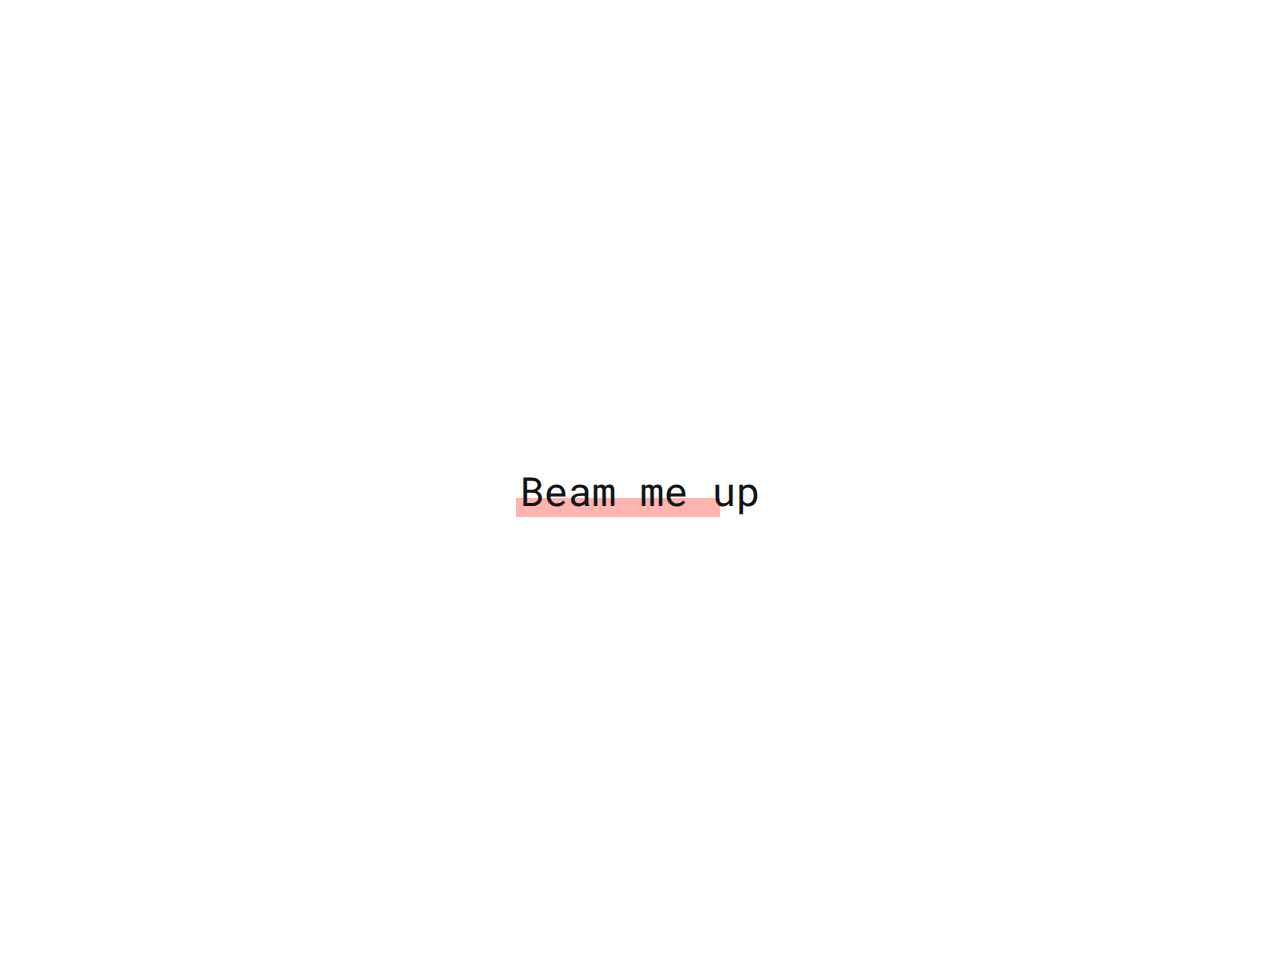
<file: animated-link/index.html>
<!DOCTYPE html>
<html>
    <head>
        <meta charset="utf-8" />
        <meta http-equiv="X-UA-Compatible" content="IE=edge" />
        <title>Mobile Nav</title>
        <meta name="viewport" content="width=device-width, initial-scale=1" />
        <link
            href="https://fonts.googleapis.com/css2?family=Roboto+Mono:wght@200&display=swap"
            rel="stylesheet"
        />
        <link rel="stylesheet" href="style.css" />
    </head>
    <body>
        <a href="#">Beam me up</a>
    </body>
</html>
</file>
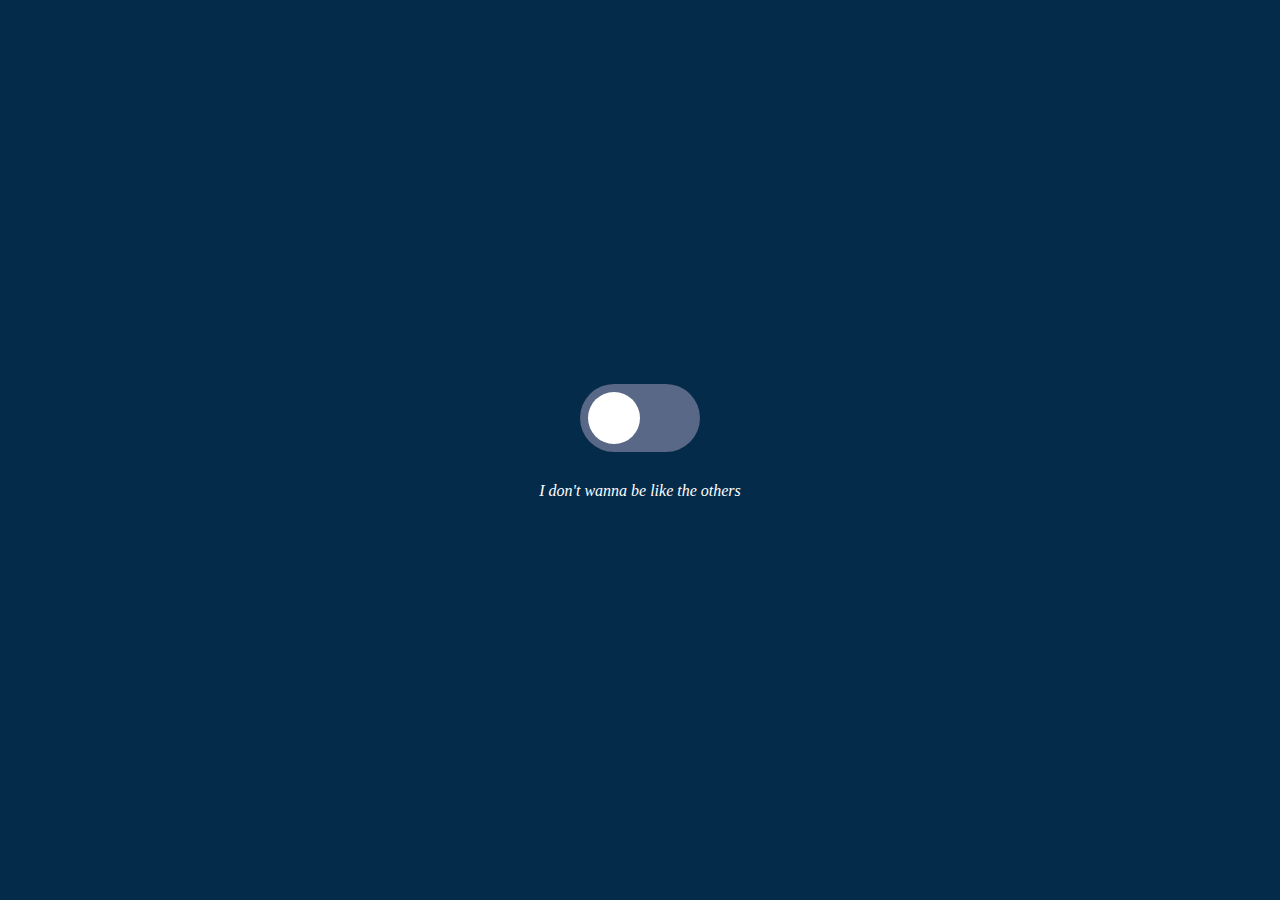
<file: annoying-toggle/index.html>
<!DOCTYPE html>
<html>
    <head>
        <meta charset="utf-8" />
        <meta http-equiv="X-UA-Compatible" content="IE=edge" />
        <title>Annoying Toggle</title>
        <meta name="viewport" content="width=device-width, initial-scale=1" />
        <link rel="stylesheet" href="style.css" />
    </head>
    <body>
        <label class="switch">
            <input type="checkbox" />
            <span class="slider round"></span>
        </label>

        <p><i>I don't wanna be like the others</i></p>
    </body>
</html>
</file>
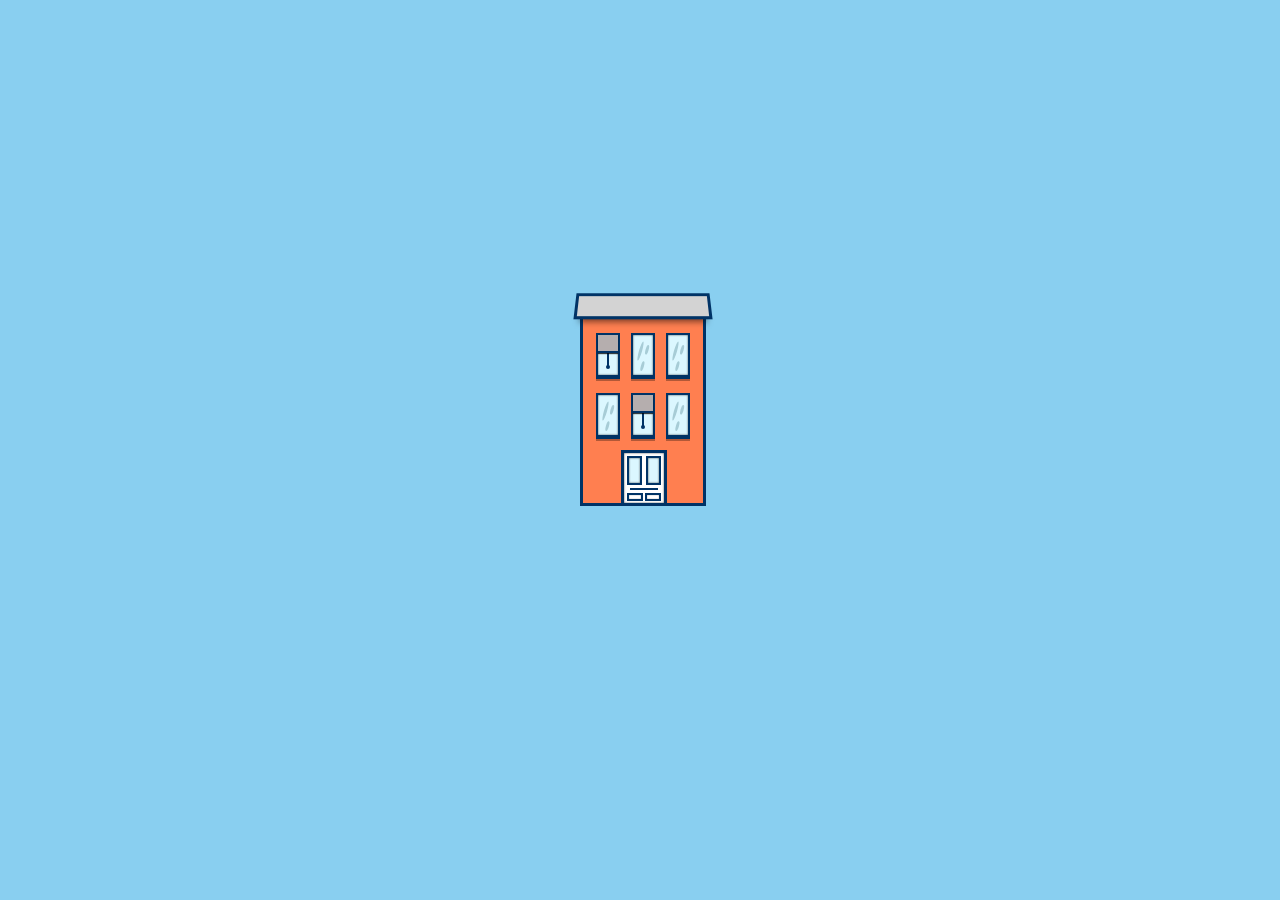
<file: day-night-building/index.html>
<!DOCTYPE html>
<html>
    <head>
        <meta charset="utf-8" />
        <meta http-equiv="X-UA-Compatible" content="IE=edge" />
        <title>Day Night Building</title>
        <meta name="viewport" content="width=device-width, initial-scale=1" />
        <link rel="stylesheet" href="style.css" />
    </head>
    <body>
        <div class="container">
            <div class="building">
                <div class="window-alt">
                    <div class="pullie"></div>
                </div>
                <div class="window">
                    <div class="streak"></div>
                </div>
                <div class="window">
                    <div class="streak"></div>
                </div>
                <div class="window">
                    <div class="streak"></div>
                </div>
                <div class="window-alt">
                    <div class="pullie"></div>
                </div>
                <div class="window">
                    <div class="streak"></div>
                </div>
                <div class="door">
                    <div class="door-window"></div>
                    <div class="box"></div>
                </div>
            </div>
        </div>
    </body>
</html>
</file>
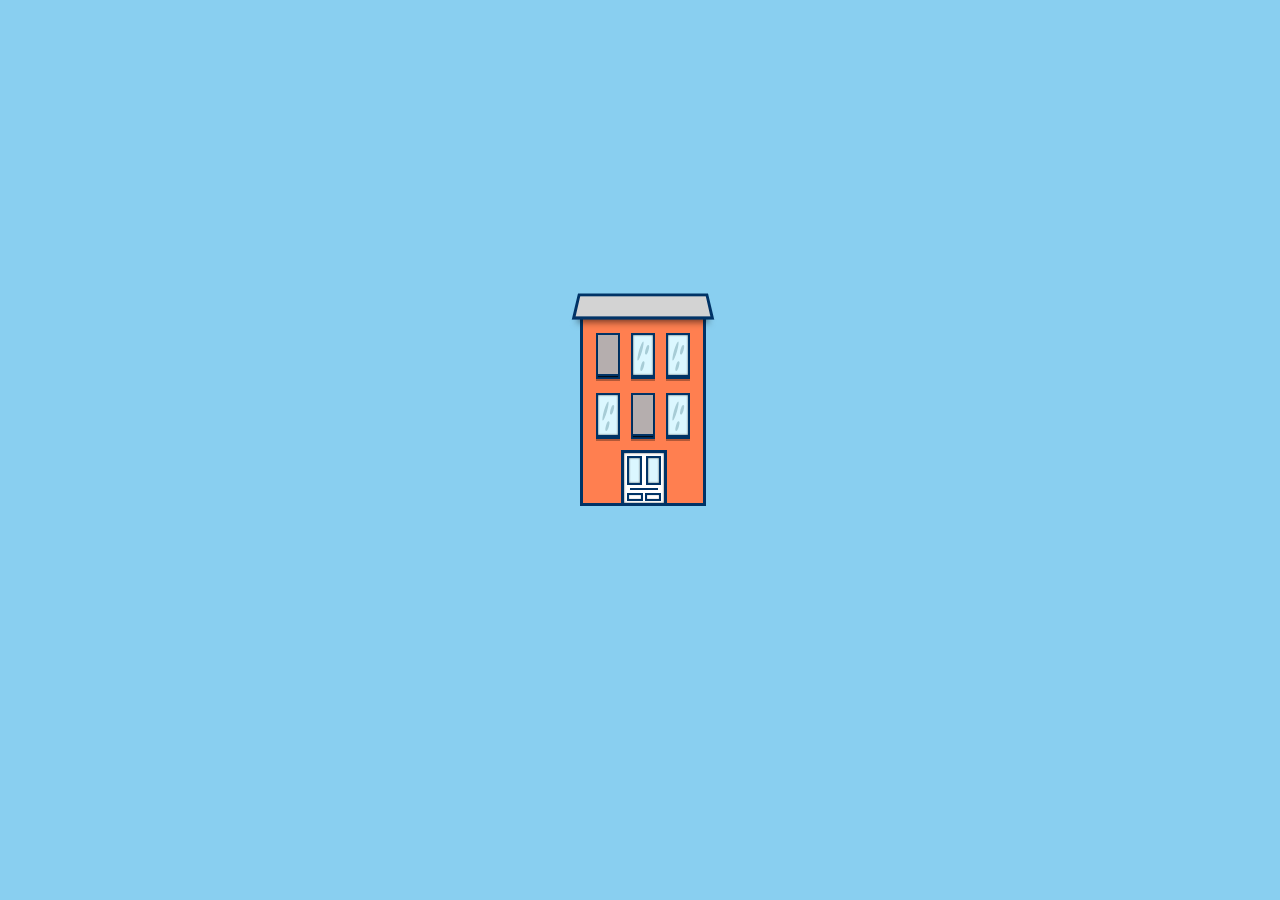
<file: flat-art-building/index.html>
<!DOCTYPE html>
<html>
    <head>
        <meta charset="utf-8" />
        <meta http-equiv="X-UA-Compatible" content="IE=edge" />
        <title>Flat Art Building</title>
        <meta name="viewport" content="width=device-width, initial-scale=1" />
        <link rel="stylesheet" href="style.css" />
    </head>
    <body>
        <div class="container">
            <div class="building">
                <div class="window-alt">
                    <div class="pullie"></div>
                </div>
                <div class="window">
                    <div class="streak"></div>
                </div>
                <div class="window">
                    <div class="streak"></div>
                </div>
                <div class="window">
                    <div class="streak"></div>
                </div>
                <div class="window-alt">
                    <div class="pullie"></div>
                </div>
                <div class="window">
                    <div class="streak"></div>
                </div>
                <div class="door">
                    <div class="door-window"></div>
                    <div class="box"></div>
                </div>
            </div>
        </div>
    </body>
</html>
</file>
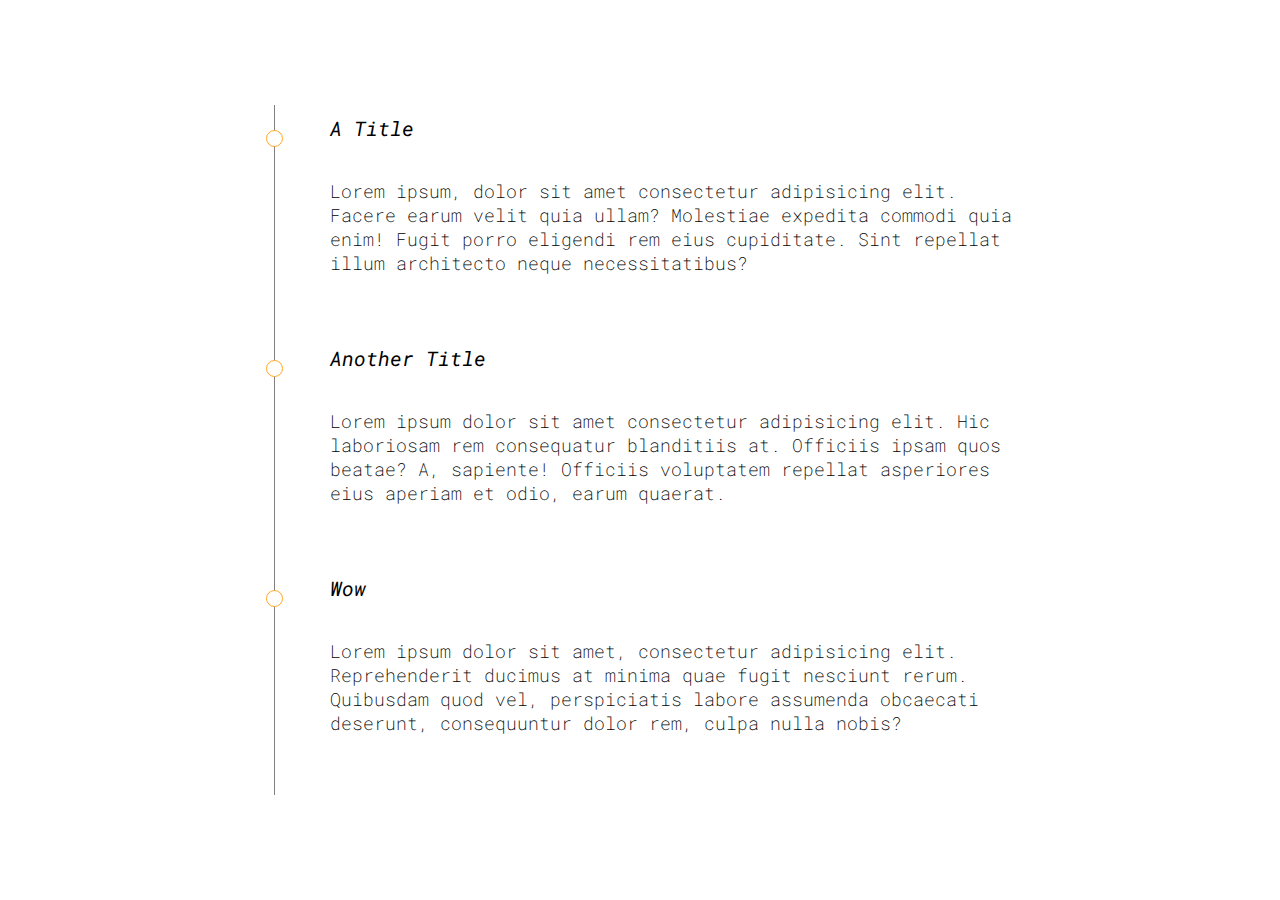
<file: minimal-timeline/index.html>
<!DOCTYPE html>
<html>
    <head>
        <meta charset="utf-8" />
        <meta http-equiv="X-UA-Compatible" content="IE=edge" />
        <title>Mobile Nav</title>
        <meta name="viewport" content="width=device-width, initial-scale=1" />
        <link
            href="https://fonts.googleapis.com/css2?family=Roboto+Mono:wght@200;400&display=swap"
            rel="stylesheet"
        />
        <link rel="stylesheet" href="style.css" />
    </head>
    <body>
        <div class="timeline">
            <div class="timeline-item">
                <header>A Title</header>
                <p>
                    Lorem ipsum, dolor sit amet consectetur adipisicing elit.
                    Facere earum velit quia ullam? Molestiae expedita commodi
                    quia enim! Fugit porro eligendi rem eius cupiditate. Sint
                    repellat illum architecto neque necessitatibus?
                </p>
            </div>
            <div class="timeline-item">
                <header>Another Title</header>
                <p>
                    Lorem ipsum dolor sit amet consectetur adipisicing elit. Hic
                    laboriosam rem consequatur blanditiis at. Officiis ipsam
                    quos beatae? A, sapiente! Officiis voluptatem repellat
                    asperiores eius aperiam et odio, earum quaerat.
                </p>
            </div>
            <div class="timeline-item">
                <header>Wow</header>
                <p>
                    Lorem ipsum dolor sit amet, consectetur adipisicing elit.
                    Reprehenderit ducimus at minima quae fugit nesciunt rerum.
                    Quibusdam quod vel, perspiciatis labore assumenda obcaecati
                    deserunt, consequuntur dolor rem, culpa nulla nobis?
                </p>
            </div>
        </div>
    </body>
</html>
</file>
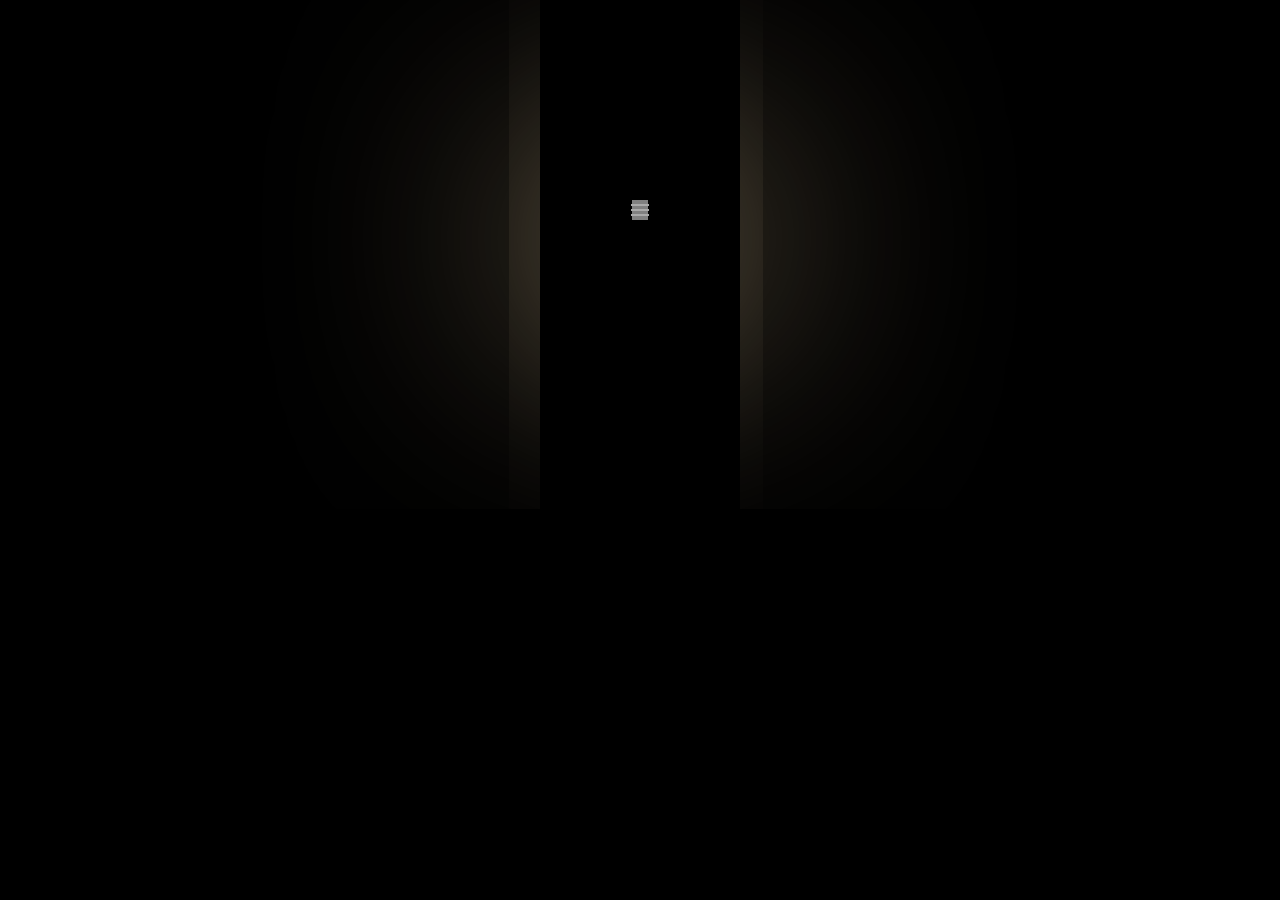
<file: swinging-lightbulb/index.html>
<!DOCTYPE html>
<html>
    <head>
        <meta charset="utf-8" />
        <meta http-equiv="X-UA-Compatible" content="IE=edge" />
        <title>Swinging lightbulb</title>
        <meta name="viewport" content="width=device-width, initial-scale=1" />
        <link rel="stylesheet" href="style.css" />
    </head>
    <body>
        <div class="area">
            <div class="wire"></div>
            <div class="fixture">
                <div class="strip"></div>
                <div class="strip"></div>
                <div class="strip"></div>
            </div>
            <div class="bulb">
                <div class="zig"></div>
                <div class="zig"></div>
                <div class="zig"></div>
            </div>
        </div>
    </body>
</html>
</file>
<file: animated-link/style.css>
html,
body {
    margin: 0;
    padding: 20px;
    display: flex;
    justify-content: center;
    flex-direction: column;
    align-items: center;
    min-height: 100vh;
    font-family: 'Roboto Mono', monospace;
    font-size: 40px;
}

a {
    color: #121314;
    position: relative;
    text-decoration: none;
    margin: 40px;
}

a:after {
    content: '';
    position: absolute;
    z-index: -1;
    top: 65%;
    left: -0.1em;
    right: 1em;
    bottom: 0;
    transition: all 150ms;
    background-color: rgba(255, 105, 97, 0.5);
}

a:hover:after {
    top: 0%;
    right: -0.1em;
}

a.no-highlight {
    text-decoration: none !important;
}
</file>
<file: annoying-toggle/style.css>
html,
body {
    margin: 0;
    display: flex;
    justify-content: center;
    flex-direction: column;
    align-items: center;
    min-height: 100vh;
    background-color: #052b4a;
}

p {
    color: white;
    margin-top: 30px;
}

.switch {
    position: relative;
    display: inline-block;
    width: 120px;
    height: 68px;
}

.switch input {
    opacity: 0;
    width: 0;
    height: 0;
}

.slider {
    position: absolute;
    cursor: pointer;
    top: 0;
    left: 0;
    right: 0;
    bottom: 0;
    background-color: #596886;
    border-radius: 34px;
}

.slider:before {
    position: absolute;
    content: '';
    height: 52px;
    width: 52px;
    left: 8px;
    bottom: 8px;
    background-color: white;
    border-radius: 50%;
}

input:checked + .slider {
    background-color: #596886;
}

input:checked + .slider:before {
    animation: turn-on 3s ease-in-out;
    -moz-animation: turn-on 3s ease-in-out;
    -webkit-animation: turn-on 3s ease-in-out;
    left: 60px;
}

input:not(:checked) + .slider:before {
    transition: left 0.7s ease;
    -moz-transition: left 0.7s ease;
    -webkit-transition: left 0.7s ease;
    left: 8px;
}

@keyframes turn-on {
    0% {
        left: 8px;
    }
    20% {
        left: -58px;
    }
    40% {
        left: -58px;
    }
    60% {
        bottom: 80px;
    }
    80% {
        left: 136px;
        bottom: 8px;
    }
    100% {
        left: 60px;
    }
}
</file>
<file: day-night-building/style.css>
html,
body {
    padding: 0;
    margin: 0;
    background-color: #89cff0;
}

.container {
    position: absolute;
    height: 500px;
    width: 350px;
    margin: auto;
    top: 0;
    right: 0;
    bottom: 0;
    left: 0;
}

.building {
    position: absolute;
    background-color: coral;
    height: 200px;
    width: 120px;
    left: 115px;
    top: 100px;
    border: #003366 solid 3px;
}

.building::before {
    content: '';
    position: absolute;
    background-color: lightgrey;
    width: 130px;
    height: 20px;
    left: -8px;
    z-index: 1;
    border: #003366 solid 3px;
    top: -10px;
    transform: perspective(10px) rotateX(1deg);
    -webkit-box-shadow: 0 8px 6px -6px rgba(0, 0, 0, 0.575);
    -moz-box-shadow: 0 8px 6px -6px rgba(0, 0, 0, 0.575);
    box-shadow: 0 8px 6px -6px rgba(0, 0, 0, 0.575);
}

.window {
    position: absolute;
    width: 20px;
    height: 40px;
    background-color: #dbf7ff;
    top: 30px;
    left: 13px;
    border: #003366 solid 2px;
    border-bottom: #003366 solid 4px;
    -webkit-box-shadow: inset 0px 0px 2px 0px rgba(0, 0, 0, 0.75);
    -moz-box-shadow: inset 0px 0px 2px 0px rgba(0, 0, 0, 0.75);
    box-shadow: inset 0px 0px 2px 0px rgba(0, 0, 0, 0.75);
}

.window::after {
    content: '';
    top: 44px;
    left: -2px;
    position: absolute;
    width: 24px;
    height: 2px;
    background-color: rgba(0, 0, 0, 0.3);
}

.window:nth-of-type(2) {
    left: 48px;
}

.window:nth-of-type(3) {
    left: 83px;
}

.window:nth-of-type(4) {
    top: 90px;
    left: 13px;
}

.window:nth-of-type(6) {
    top: 90px;
    left: 83px;
}

.window-alt {
    position: absolute;
    width: 20px;
    height: 40px;
    background-color: #dbf7ff;
    top: 30px;
    left: 13px;
    border: #003366 solid 2px;
    border-bottom: #003366 solid 4px;
    -webkit-box-shadow: inset 0px 0px 2px 0px rgba(0, 0, 0, 0.75);
    -moz-box-shadow: inset 0px 0px 2px 0px rgba(0, 0, 0, 0.75);
    box-shadow: inset 0px 0px 2px 0px rgba(0, 0, 0, 0.75);
}

.window-alt::before {
    content: '';
    position: absolute;
    width: 20px;
    height: 16px;
    background-color: #b5aeae;
    border-bottom: #003366 solid 2px;
    z-index: 100;
    -webkit-box-shadow: 0px 1px 1px 0px rgba(0, 0, 0, 0.75);
    -moz-box-shadow: 0px 1px 1px 0px rgba(0, 0, 0, 0.75);
    box-shadow: 0px 1px 1px 0px rgba(0, 0, 0, 0.75);
}

.window-alt::after {
    content: '';
    top: 44px;
    left: -2px;
    position: absolute;
    width: 24px;
    height: 2px;
    background-color: rgba(0, 0, 0, 0.3);
}

.window-alt:nth-of-type(1) {
    top: 90px;
    left: 48px;
}

.streak {
    position: absolute;
    background-color: #a7ccd6;
    width: 3px;
    height: 20px;
    border-radius: 50%;
    transform: rotate(16deg);
    left: 6px;
    top: 6px;
}

.streak::after {
    content: '';
    position: absolute;
    background-color: #a7ccd6;
    width: 3px;
    height: 10px;
    border-radius: 50%;
    left: 6px;
    top: 2px;
}

.streak::before {
    content: '';
    position: absolute;
    background-color: #a7ccd6;
    width: 3px;
    height: 10px;
    border-radius: 50%;
    left: 6px;
    top: 19px;
}

.pullie {
    position: absolute;
    background-color: #003366;
    height: 15px;
    width: 2px;
    top: 18px;
    left: 9px;
}

.pullie::after {
    content: '';
    position: absolute;
    background-color: #003366;
    height: 4px;
    width: 4px;
    border-radius: 50%;
    top: 12px;
    left: -1px;
}

.door {
    position: absolute;
    background-color: white;
    width: 40px;
    height: 50px;
    bottom: 0;
    left: 38px;
    border: #003366 solid 3px;
    border-bottom: none;
    -webkit-box-shadow: inset 0px 0px 2px 0px rgba(0, 0, 0, 0.75);
    -moz-box-shadow: inset 0px 0px 2px 0px rgba(0, 0, 0, 0.75);
    box-shadow: inset 0px 0px 2px 0px rgba(0, 0, 0, 0.75);
}

.door::after {
    content: '';
    position: absolute;
    background-color: #003366;
    width: 28px;
    height: 2px;
    top: 35px;
    left: 6px;
}

.door-window {
    position: absolute;
    background-color: #dbf7ff;
    height: 25px;
    width: 11px;
    left: 3px;
    border: #003366 solid 2px;
    top: 3px;
    -webkit-box-shadow: inset 0px 0px 2px 0px rgba(0, 0, 0, 0.75);
    -moz-box-shadow: inset 0px 0px 2px 0px rgba(0, 0, 0, 0.75);
    box-shadow: inset 0px 0px 2px 0px rgba(0, 0, 0, 0.75);
}

.door-window::after {
    content: '';
    position: absolute;
    background-color: #dbf7ff;
    height: 25px;
    width: 11px;
    left: 17px;
    border: #003366 solid 2px;
    top: -2px;
    -webkit-box-shadow: inset 0px 0px 2px 0px rgba(0, 0, 0, 0.75);
    -moz-box-shadow: inset 0px 0px 2px 0px rgba(0, 0, 0, 0.75);
    box-shadow: inset 0px 0px 2px 0px rgba(0, 0, 0, 0.75);
}

.box {
    position: absolute;
    width: 12px;
    height: 4px;
    top: 40px;
    left: 3px;
    border: #003366 solid 2px;
    -webkit-box-shadow: inset 0px 0px 1px 0px rgba(0, 0, 0, 0.75);
    -moz-box-shadow: inset 0px 0px 1px 0px rgba(0, 0, 0, 0.75);
    box-shadow: inset 0px 0px 1px 0px rgba(0, 0, 0, 0.75);
}

.box::after {
    content: '';
    position: absolute;
    width: 12px;
    height: 4px;
    top: -2px;
    left: 16px;
    border: #003366 solid 2px;
    -webkit-box-shadow: inset 0px 0px 1px 0px rgba(0, 0, 0, 0.75);
    -moz-box-shadow: inset 0px 0px 1px 0px rgba(0, 0, 0, 0.75);
    box-shadow: inset 0px 0px 1px 0px rgba(0, 0, 0, 0.75);
}
</file>
<file: flat-art-building/style.css>
html,
body {
    padding: 0;
    margin: 0;
    background-color: #89cff0;
}

.container {
    position: absolute;
    height: 500px;
    width: 350px;
    margin: auto;
    top: 0;
    right: 0;
    bottom: 0;
    left: 0;
}

.building {
    position: absolute;
    background-color: coral;
    height: 200px;
    width: 120px;
    left: 115px;
    top: 100px;
    border: #003366 solid 3px;
}

.building::before {
    content: '';
    position: absolute;
    background-color: lightgrey;
    width: 130px;
    height: 20px;
    left: -8px;
    z-index: 1;
    border: #003366 solid 3px;
    top: -10px;
    transform: perspective(10px) rotateX(2deg);
    -webkit-box-shadow: 0 8px 6px -6px rgba(0, 0, 0, 0.575);
    -moz-box-shadow: 0 8px 6px -6px rgba(0, 0, 0, 0.575);
    box-shadow: 0 8px 6px -6px rgba(0, 0, 0, 0.575);
}

.window {
    position: absolute;
    width: 20px;
    height: 40px;
    background-color: #dbf7ff;
    top: 30px;
    left: 13px;
    border: #003366 solid 2px;
    border-bottom: #003366 solid 4px;
    -webkit-box-shadow: inset 0px 0px 2px 0px rgba(0, 0, 0, 0.75);
    -moz-box-shadow: inset 0px 0px 2px 0px rgba(0, 0, 0, 0.75);
    box-shadow: inset 0px 0px 2px 0px rgba(0, 0, 0, 0.75);
}

.window::after {
    content: '';
    top: 44px;
    left: -2px;
    position: absolute;
    width: 24px;
    height: 2px;
    background-color: rgba(0, 0, 0, 0.3);
}

.window:nth-of-type(2) {
    left: 48px;
}

.window:nth-of-type(3) {
    left: 83px;
}

.window:nth-of-type(4) {
    top: 90px;
    left: 13px;
}

.window:nth-of-type(6) {
    top: 90px;
    left: 83px;
}

.window-alt {
    position: absolute;
    width: 20px;
    height: 40px;
    background-color: #dbf7ff;
    top: 30px;
    left: 13px;
    border: #003366 solid 2px;
    border-bottom: #003366 solid 4px;
    -webkit-box-shadow: inset 0px 0px 2px 0px rgba(0, 0, 0, 0.75);
    -moz-box-shadow: inset 0px 0px 2px 0px rgba(0, 0, 0, 0.75);
    box-shadow: inset 0px 0px 2px 0px rgba(0, 0, 0, 0.75);
}

.window-alt::before {
    content: '';
    position: absolute;
    width: 20px;
    height: 39px;
    background-color: #b5aeae;
    border-bottom: #003366 solid 2px;
    z-index: 100;
    -webkit-box-shadow: 0px 1px 1px 0px rgba(0, 0, 0, 0.75);
    -moz-box-shadow: 0px 1px 1px 0px rgba(0, 0, 0, 0.75);
    box-shadow: 0px 1px 1px 0px rgba(0, 0, 0, 0.75);
    animation: move-blind 2s forwards;
    animation-delay: 0.5s;
}

@keyframes move-blind {
    100% {
        height: 16px;
    }
}

@keyframes move-pullie {
    100% {
        top: 18px;
        opacity: 1;
    }
}

@keyframes move-pullie-alt {
    100% {
        top: 12px;
        opacity: 1;
    }
}

.window-alt::after {
    content: '';
    top: 44px;
    left: -2px;
    position: absolute;
    width: 24px;
    height: 2px;
    background-color: rgba(0, 0, 0, 0.3);
}

.window-alt:nth-of-type(1) {
    top: 90px;
    left: 48px;
}

.streak {
    position: absolute;
    background-color: #a7ccd6;
    width: 3px;
    height: 20px;
    border-radius: 50%;
    transform: rotate(16deg);
    left: 6px;
    top: 6px;
}

.streak::after {
    content: '';
    position: absolute;
    background-color: #a7ccd6;
    width: 3px;
    height: 10px;
    border-radius: 50%;
    left: 6px;
    top: 2px;
}

.streak::before {
    content: '';
    position: absolute;
    background-color: #a7ccd6;
    width: 3px;
    height: 10px;
    border-radius: 50%;
    left: 6px;
    top: 19px;
}

.pullie {
    position: absolute;
    background-color: #003366;
    height: 15px;
    width: 2px;
    top: 29px;
    left: 9px;
    opacity: 0;
    animation: move-pullie 2s forwards;
    animation-delay: 0.5s;
}

.pullie::after {
    content: '';
    position: absolute;
    background-color: #003366;
    height: 4px;
    width: 4px;
    border-radius: 50%;
    top: 14px;
    left: -1px;
    opacity: 0;
    animation: move-pullie-alt 2s forwards;
    animation-delay: 0.5s;
}

.door {
    position: absolute;
    background-color: white;
    width: 40px;
    height: 50px;
    bottom: 0;
    left: 38px;
    border: #003366 solid 3px;
    border-bottom: none;
    -webkit-box-shadow: inset 0px 0px 2px 0px rgba(0, 0, 0, 0.75);
    -moz-box-shadow: inset 0px 0px 2px 0px rgba(0, 0, 0, 0.75);
    box-shadow: inset 0px 0px 2px 0px rgba(0, 0, 0, 0.75);
}

.door::after {
    content: '';
    position: absolute;
    background-color: #003366;
    width: 28px;
    height: 2px;
    top: 35px;
    left: 6px;
}

.door-window {
    position: absolute;
    background-color: #dbf7ff;
    height: 25px;
    width: 11px;
    left: 3px;
    border: #003366 solid 2px;
    top: 3px;
    -webkit-box-shadow: inset 0px 0px 2px 0px rgba(0, 0, 0, 0.75);
    -moz-box-shadow: inset 0px 0px 2px 0px rgba(0, 0, 0, 0.75);
    box-shadow: inset 0px 0px 2px 0px rgba(0, 0, 0, 0.75);
}

.door-window::after {
    content: '';
    position: absolute;
    background-color: #dbf7ff;
    height: 25px;
    width: 11px;
    left: 17px;
    border: #003366 solid 2px;
    top: -2px;
    -webkit-box-shadow: inset 0px 0px 2px 0px rgba(0, 0, 0, 0.75);
    -moz-box-shadow: inset 0px 0px 2px 0px rgba(0, 0, 0, 0.75);
    box-shadow: inset 0px 0px 2px 0px rgba(0, 0, 0, 0.75);
}

.box {
    position: absolute;
    width: 12px;
    height: 4px;
    top: 40px;
    left: 3px;
    border: #003366 solid 2px;
    -webkit-box-shadow: inset 0px 0px 1px 0px rgba(0, 0, 0, 0.75);
    -moz-box-shadow: inset 0px 0px 1px 0px rgba(0, 0, 0, 0.75);
    box-shadow: inset 0px 0px 1px 0px rgba(0, 0, 0, 0.75);
}

.box::after {
    content: '';
    position: absolute;
    width: 12px;
    height: 4px;
    top: -2px;
    left: 16px;
    border: #003366 solid 2px;
    -webkit-box-shadow: inset 0px 0px 1px 0px rgba(0, 0, 0, 0.75);
    -moz-box-shadow: inset 0px 0px 1px 0px rgba(0, 0, 0, 0.75);
    box-shadow: inset 0px 0px 1px 0px rgba(0, 0, 0, 0.75);
}
</file>
<file: minimal-timeline/style.css>
html,
body {
    margin: 0;
    display: flex;
    justify-content: center;
    align-items: center;
    min-height: 100vh;
    font-family: 'Roboto Mono', monospace;
    font-size: 10px;
    font-weight: 200;
}

header {
    font-size: 20px;
    font-weight: 400;
}

p {
    max-width: 700px;
}

.timeline-item {
    border: 1px thin black;
}

.timeline-item > header {
    padding: 0.5em 0;
    padding: 10px;
    font-style: italic;
}

.timeline-item > p {
    padding: 10px;
}

.timeline {
    position: relative;
    padding-left: 80px;
}

.timeline .timeline-item {
    margin-bottom: 50px;
    font-size: 1.8rem;
}

.timeline::before {
    content: '';
    background: grey;
    display: inline-block;
    position: absolute;
    left: 34px;
    width: 1px;
    height: 100%;
    z-index: -1;
}

.timeline-item::before {
    content: '';
    background: white;
    border: 1px solid rgb(255, 167, 38);
    border-radius: 10px;
    display: inline-block;
    position: absolute;
    margin-top: 25px;
    left: 26px;
    width: 15px;
    height: 15px;
    z-index: -1;
}

.timeline-item:hover::before {
    background: rgb(255, 167, 38);
}
</file>
<file: swinging-lightbulb/style.css>
html,
body {
    padding: 0;
    margin: 0;
    display: flex;
    justify-content: center;
    min-height: 100vh;
    background-color: black;
}

.area {
    width: 200px;
    height: 500px;
    animation: swing 1s infinite ease-in-out alternate;
    transform-origin: top;
    -moz-transform-origin: top;
    -webkit-transform-origin: top;
}

.wire {
    position: relative;
    left: 98px;
    height: 200px;
    width: 4px;
    background-color: black;
}

.fixture {
    position: relative;
    background-color: grey;
    width: 16px;
    height: 20px;
    left: 92px;
}

.strip {
    position: relative;
    width: 18px;
    height: 2px;
    right: 1px;
    top: 4px;
    background-color: darkgrey;
}

.strip:nth-of-type(2) {
    top: 7px;
}

.strip:nth-of-type(3) {
    top: 10px;
}

.bulb {
    position: relative;
    width: 40px;
    height: 40px;
    left: 80px;
    bottom: 2px;
    z-index: -1;
    background-color: rgba(226, 211, 161, 0.85);
    border-radius: 50%;
    -webkit-box-shadow: 0px 0px 300px 77px rgba(235, 209, 164, 1);
    -moz-box-shadow: 0px 0px 300px 77px rgba(235, 209, 164, 1);
    box-shadow: 0px 0px 300px 77px rgba(235, 209, 164, 1);
}

.zig {
    position: relative;
    background-color: transparent;
    width: 10px;
    height: 5px;
    border-radius: 5px / 2.5px;
    left: 14px;
    border: black solid 1px;
}

.zig:nth-of-type(2) {
    top: -3px;
}

.zig:nth-of-type(3) {
    top: -6px;
}

@keyframes swing {
    from {
        -moz-transform: rotate(3deg);
        -webkit-transform: rotate(3deg);
        transform: rotate(3deg);
    }
    to {
        transform: rotate(-3deg);
    }
}
</file>
